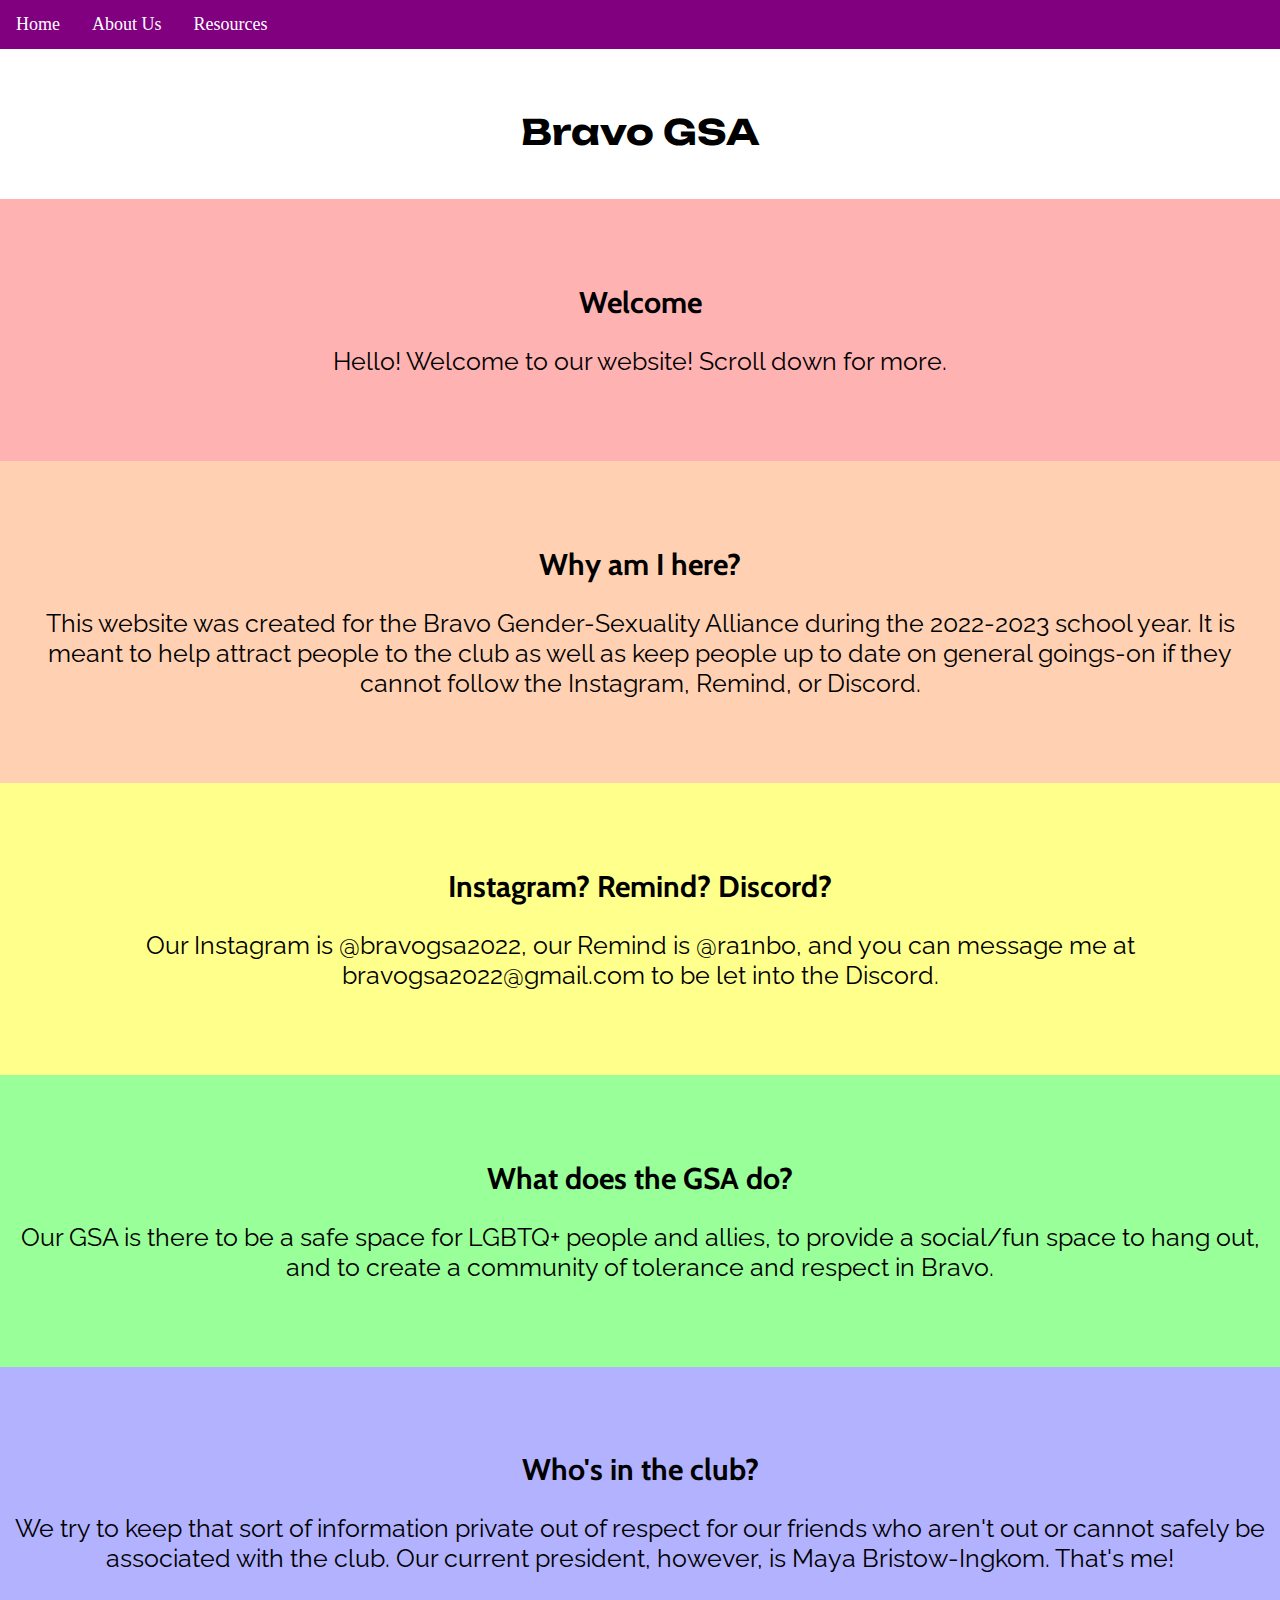
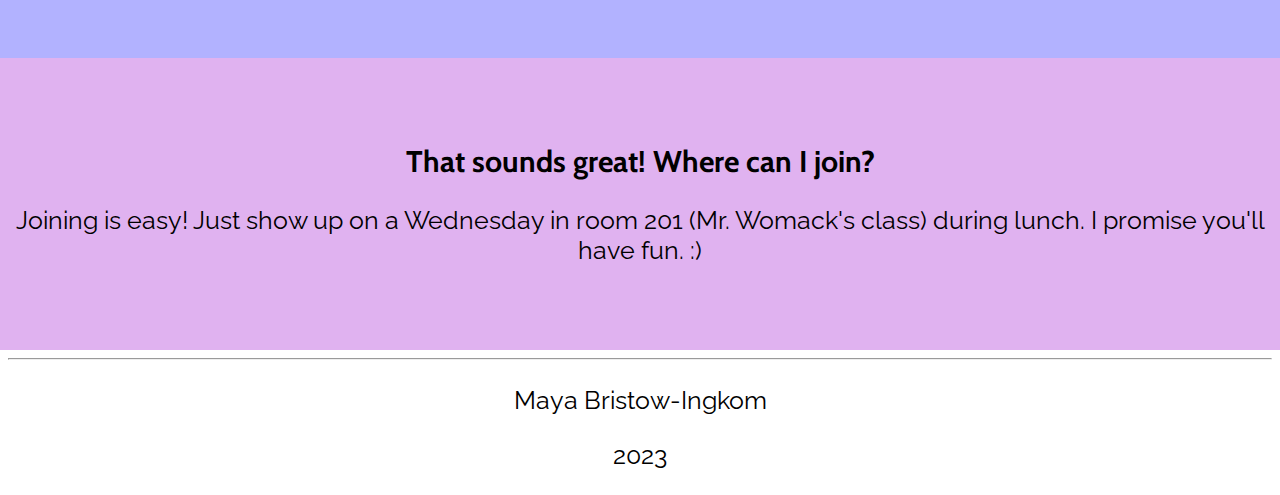
<file: index.html>
<!DOCTYPE html>
<html lang="en">
<head>
    <meta charset="UTF-8">
    <meta http-equiv="X-UA-Compatible" content="IE=edge">
    <meta name="viewport" content="width=device-width, initial-scale=1.0">
    <title>Document</title>
    <link rel="stylesheet" href="style.css">
    <link rel="preconnect" href="https://fonts.googleapis.com">
    <link rel="preconnect" href="https://fonts.gstatic.com" crossorigin>
    <link href="https://fonts.googleapis.com/css2?family=Cabin&family=Open+Sans&family=Raleway&family=Unbounded&display=swap" rel="stylesheet">
</head>
<body>
    <hr>
     <nav>
        <ul class="navbar">
        <li class="navitem"> <a class="navlink" href="index.html">Home</a></li>
        <li class="navitem"> <a class="navlink" href="aboutus.html">About Us</a></li>
        <li class="navitem"> <a class="navlink" href="resources.html">Resources</a></li>
    </ul>
    </nav>
    <hr>
    <header>
        <div>
            <h1 class="headertitle">Bravo GSA</h1>
        </div>
    </header>
    <main>
        <div id="barone" class="section">
            <h2>Welcome</h2>
            <p class="sectpar">Hello! Welcome to our website! Scroll down for more.</p>
        </div>
        <div id="bartwo" class="section">
            <h2>Why am I here?</h2>
            <p class="sectpar">This website was created for the Bravo Gender-Sexuality Alliance during the 2022-2023 school year. It is meant to help attract people to the club as well as keep people up to date on general goings-on if they cannot follow the Instagram, Remind, or Discord.</p>
        </div>
        <div id="barthree" class="section">
            <h2>Instagram? Remind? Discord?</h2>
            <p class="sectpar">Our Instagram is @bravogsa2022, our Remind is @ra1nbo, and you can message me at bravogsa2022@gmail.com to be let into the Discord.</p>
        </div>
        <div id="barfour" class="section">
            <h2>What does the GSA do?</h2>
            <p class="sectpar">Our GSA is there to be a safe space for LGBTQ+ people and allies, to provide a social/fun space to hang out, and to create a community of tolerance and respect in Bravo.</p>
        </div>
        <div id="barfive" class="section">
            <h2>Who's in the club?</h2>
            <p class="sectpar">We try to keep that sort of information private out of respect for our friends who aren't out or cannot safely be associated with the club. Our current president, however, is Maya Bristow-Ingkom. That's me!</p>
        </div>
        <div id="barsix" class="section">
            <h2>That sounds great! Where can I join?</h2>
            <p class="sectpar">Joining is easy! Just show up on a Wednesday in room 201 (Mr. Womack's class) during lunch. I promise you'll have fun. :)</p>
    </div>
    </main>
    <hr>
    <footer>
        <p>
            Maya Bristow-Ingkom
        </p>
        <p>
            2023
        </p>
    </footer>
</body>
</html>
</file>
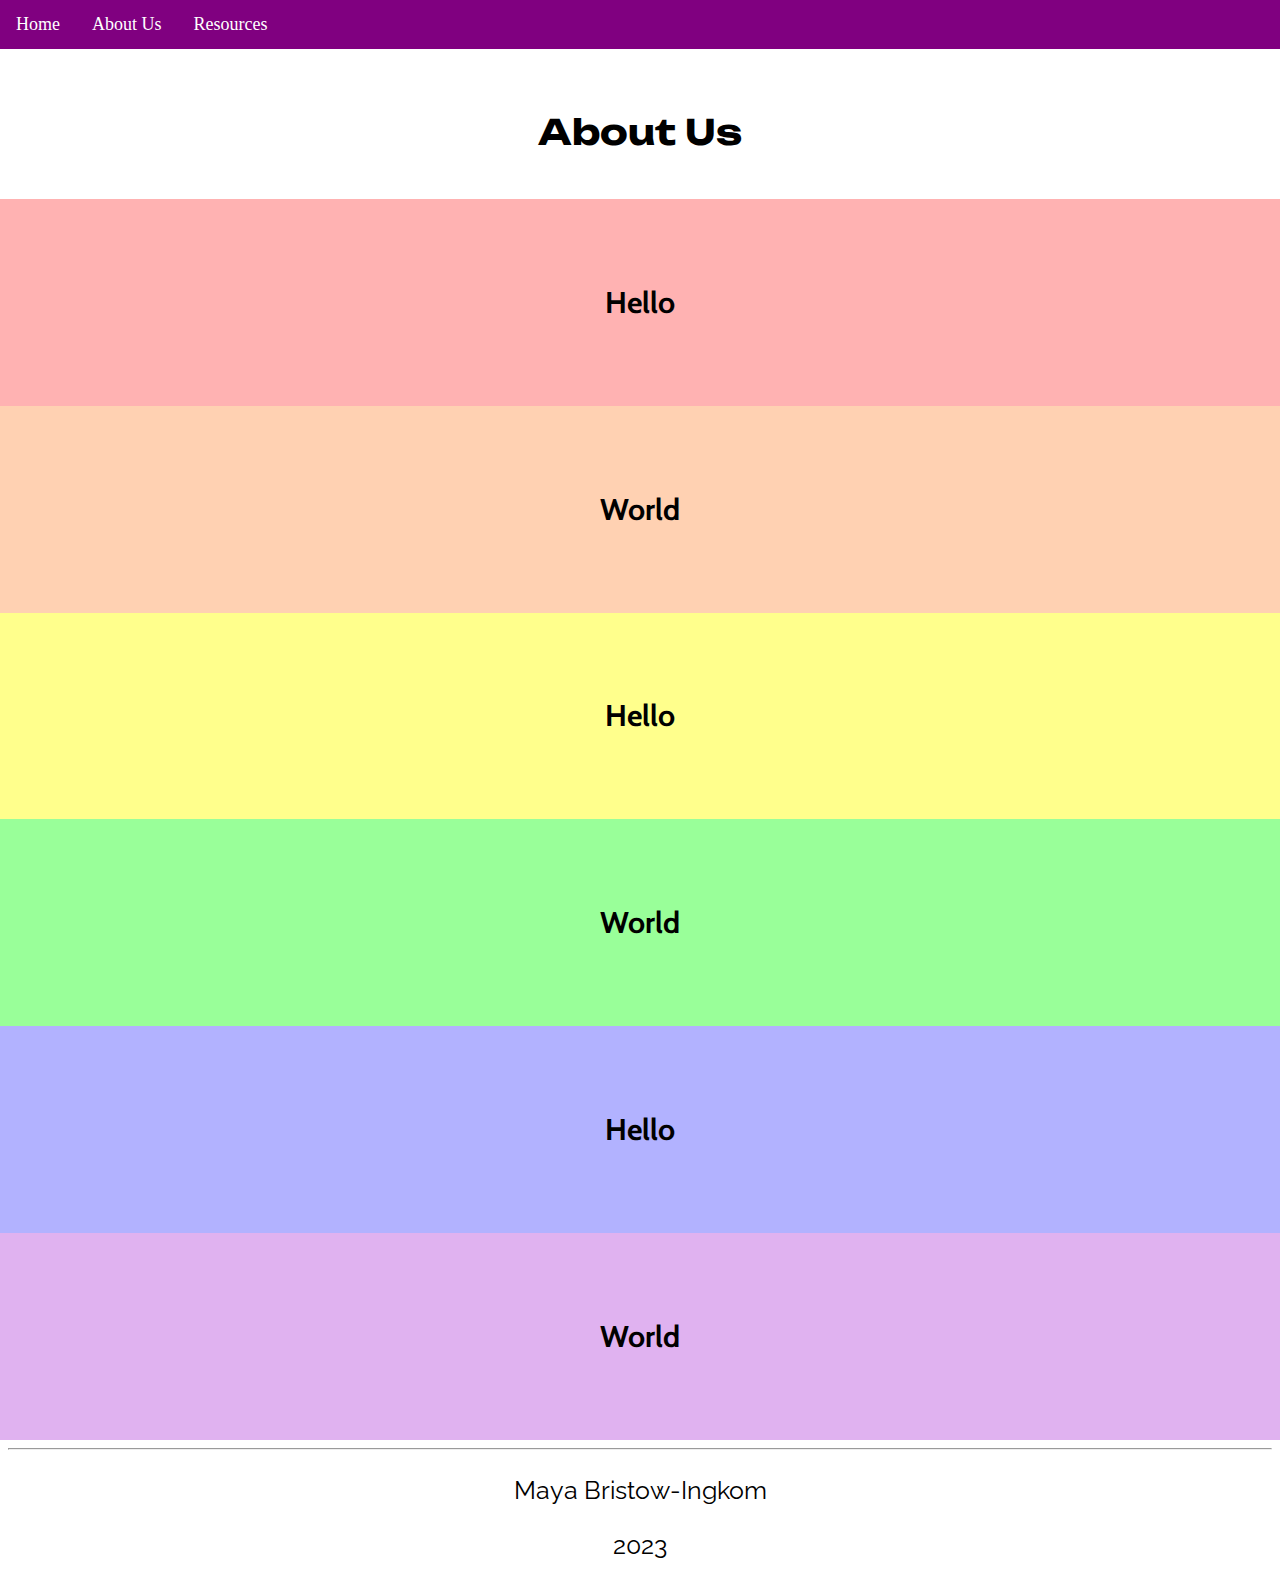
<file: aboutus.html>
<!DOCTYPE html>
<html lang="en">
<head>
    <meta charset="UTF-8">
    <meta http-equiv="X-UA-Compatible" content="IE=edge">
    <meta name="viewport" content="width=device-width, initial-scale=1.0">
    <title>Document</title>
    <link rel="stylesheet" href="style.css">
    <link rel="preconnect" href="https://fonts.googleapis.com">
    <link rel="preconnect" href="https://fonts.gstatic.com" crossorigin>
    <link href="https://fonts.googleapis.com/css2?family=Cabin&family=Open+Sans&family=Raleway&family=Unbounded&display=swap" rel="stylesheet">
</head>
<body>
    <hr>
     <nav>
        <ul class="navbar">
        <li class="navitem"> <a class="navlink" href="index.html">Home</a></li>
        <li class="navitem"> <a class="navlink" href="aboutus.html">About Us</a></li>
        <li class="navitem"> <a class="navlink" href="resources.html">Resources</a></li>
    </ul>
    </nav>
    <hr>
    <header>
        <div>
            <h1 class="headertitle">About Us</h1>
        </div>
    </header>
    <main>
        <div class="section" id="barone">
            <h2>Hello</h2>
        </div>
        <div class="section" id="bartwo">
            <h2>World</h2>
        </div>
        <div class="section" id="barthree">
            <h2>Hello</h2>
        </div>
        <div class="section" id="barfour">
            <h2>World</h2>
        </div>
        <div class="section" id="barfive">
            <h2>Hello</h2>
        </div>
        <div class="section" id="barsix">
            <h2>World</h2>
        </div>
    </main>
    <hr>
    <footer>
        <p>
            Maya Bristow-Ingkom
        </p>
        <p>
            2023
        </p>
    </footer>
</body>
</html>
</file>
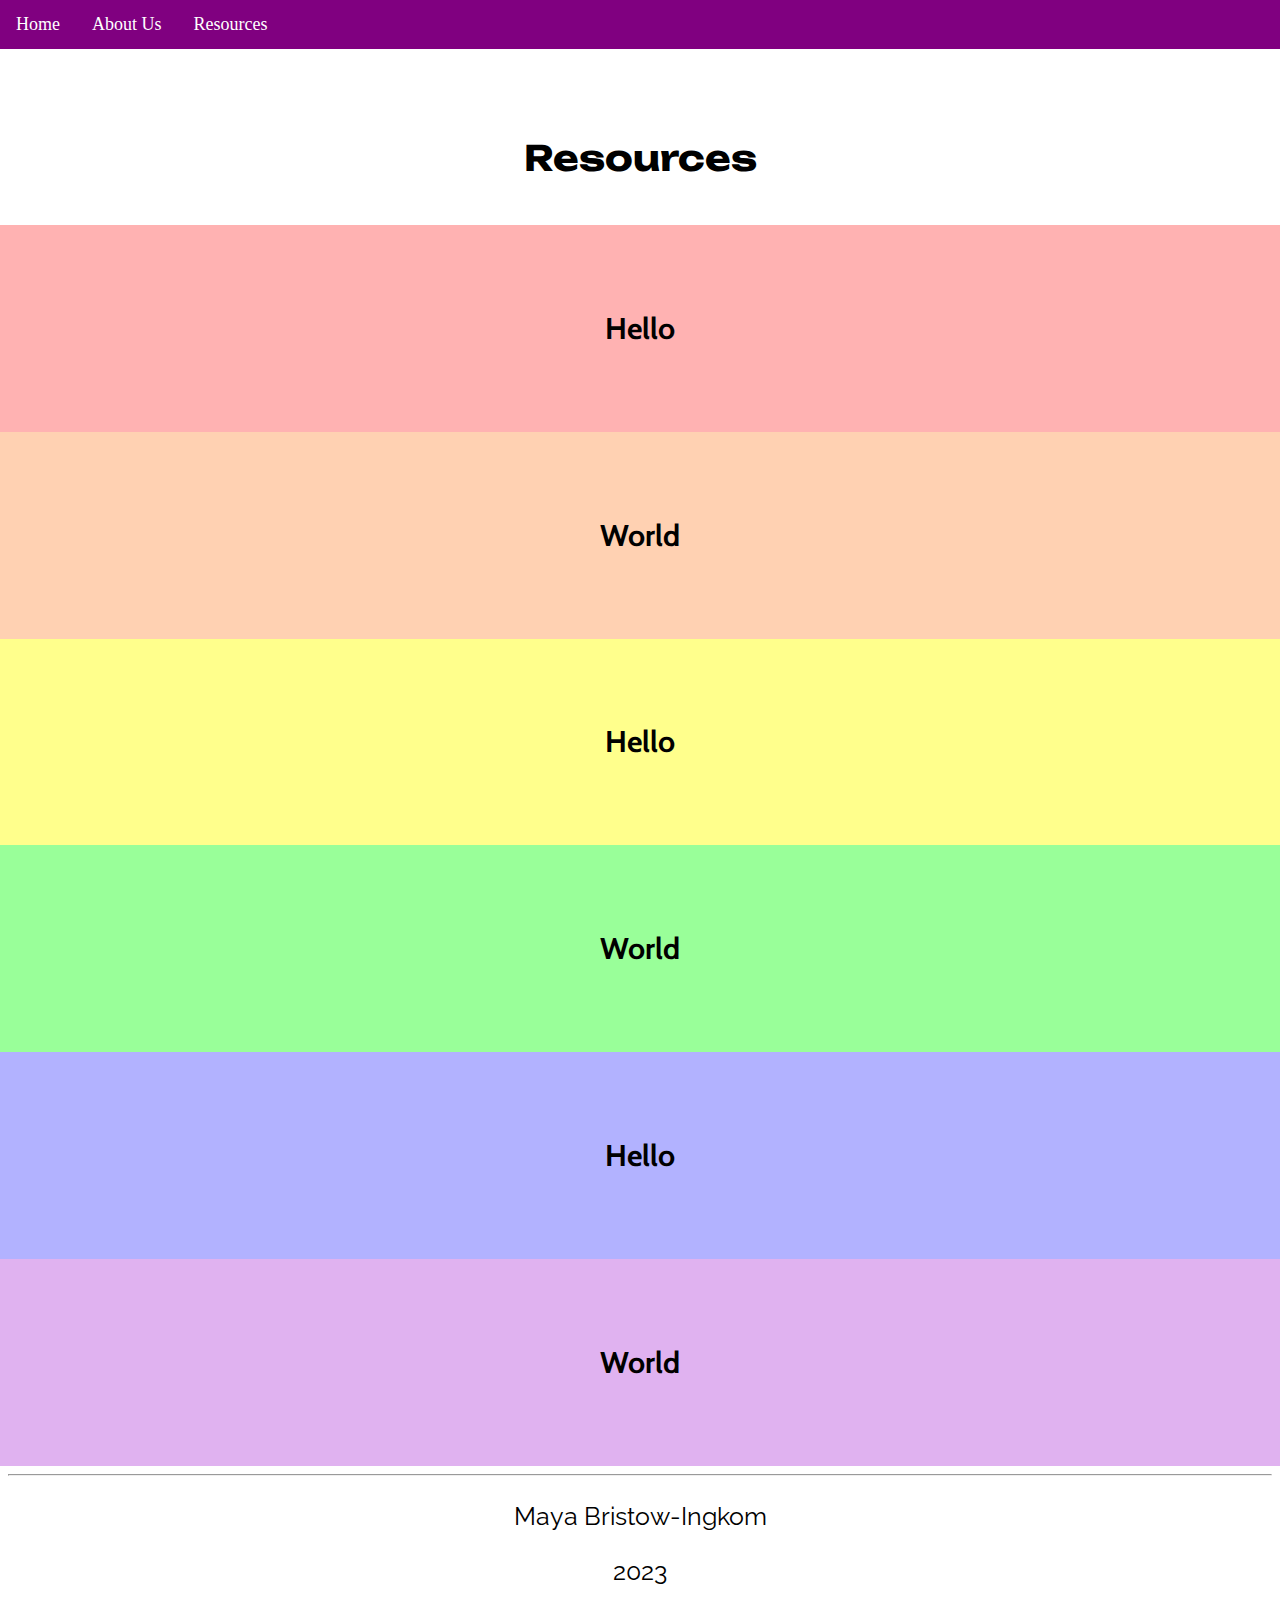
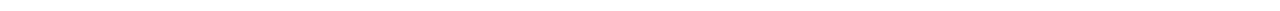
<file: resources.html>
<!DOCTYPE html>
<html lang="en">
    head>
    <meta charset="UTF-8">
    <meta http-equiv="X-UA-Compatible" content="IE=edge">
    <meta name="viewport" content="width=device-width, initial-scale=1.0">
    <title>Document</title>
    <link rel="stylesheet" href="style.css">
    <link rel="preconnect" href="https://fonts.googleapis.com">
    <link rel="preconnect" href="https://fonts.gstatic.com" crossorigin>
    <link href="https://fonts.googleapis.com/css2?family=Cabin&family=Open+Sans&family=Raleway&family=Unbounded&display=swap" rel="stylesheet">
</head>
<body>
    <hr>
     <nav>
        <ul class="navbar">
        <li class="navitem"> <a class="navlink" href="index.html">Home</a></li>
        <li class="navitem"> <a class="navlink" href="aboutus.html">About Us</a></li>
        <li class="navitem"> <a class="navlink" href="resources.html">Resources</a></li>
    </ul>
    </nav>
    <hr>
    <header>
        <div>
            <h1 class="headertitle">Resources</h1>
        </div>
    </header>
    <main>
        <div class="section" id="barone">
            <h2>Hello</h2>
        </div>
        <div class="section" id="bartwo">
            <h2>World</h2>
        </div>
        <div class="section" id="barthree">
            <h2>Hello</h2>
        </div>
        <div class="section" id="barfour">
            <h2>World</h2>
        </div>
        <div class="section" id="barfive">
            <h2>Hello</h2>
        </div>
        <div class="section" id="barsix">
            <h2>World</h2>
        </div>
    </main>
    <hr>
    <footer>
        <p>
            Maya Bristow-Ingkom
        </p>
        <p>
            2023
        </p>
    </footer>
</body>
</html>
</file>
<file: style.css>
.navbar{
    list-style-type: none;
    background-color: purple;
    margin: 0;
    padding: 0;
    overflow: hidden;
    position: fixed;
    width: 100%;
    top: 0;
    left: 0;
}
.navlink {
    text-decoration: none;
    display: flex;
    padding: 14px 16px;
    font-size: 18px;
    color:white;
    text-align: center;
    background-color: purple;
}
.navitem {
    float: left;
}

header{
    margin-top: 10vh;
    margin-bottom: 5vh;
    text-align: center;
}

h2 {
  text-align: center;
  font-size: 30px;
}

.sectpar {
  text-align: center;
}

#barone {
    background-color: #ffb2b2;;
}

#bartwo {
    background-color: #ffd1b2;
}

#barthree {
    background-color: #ffff8c;
}

#barfour {
    background-color: #99ff99;
}

#barfive {
    background-color: #b2b2ff;
}

#barsix {
    background-color: #e0b2f0;
}

p {
    font-family: 'Raleway', 'Times New Roman';
    font-size: 25px;
}

h1 {
    font-family: 'Unbounded','Times New Roman';
    font-size: 35px;
}

h2 {
    font-family: 'Cabin', 'Times New Roman';
}

footer {
  text-align: center;
}
.section {
    /*border-radius: 10px;*/
    padding: 60px 15px;
    height: 100%;
    margin-left: -8px;
    margin-right: -8px;
}



/*.col-1 {
    width: 8.33%;
}

.col-2 {
    width: 16.66%;
}

.col-3 {
    width: 25%;
}

.col-4 {
    width: 33.33%;
}

.col-5 {
    width: 41.66%;
}

.col-6 {
    width: 50%;
}

.col-7 {
    width: 58.33%;
}

.col-8 {
    width: 66.66%;
}

.col-9 {
    width: 75%;
}

.col-10 {
    width: 83.33%;
}

.col-11 {
    width: 91.66%;
}

.col-12 {
    width: 100%;
}

[class*="col-"] {
    float: left;
    padding: 15px;
    border: 1px solid red;
  }

.grid-container {
    display: grid;
    grid-template-columns: auto auto auto;

}

.grid-item {
    border: 5px solid white;
    padding: 10px;
}*/
</file>
